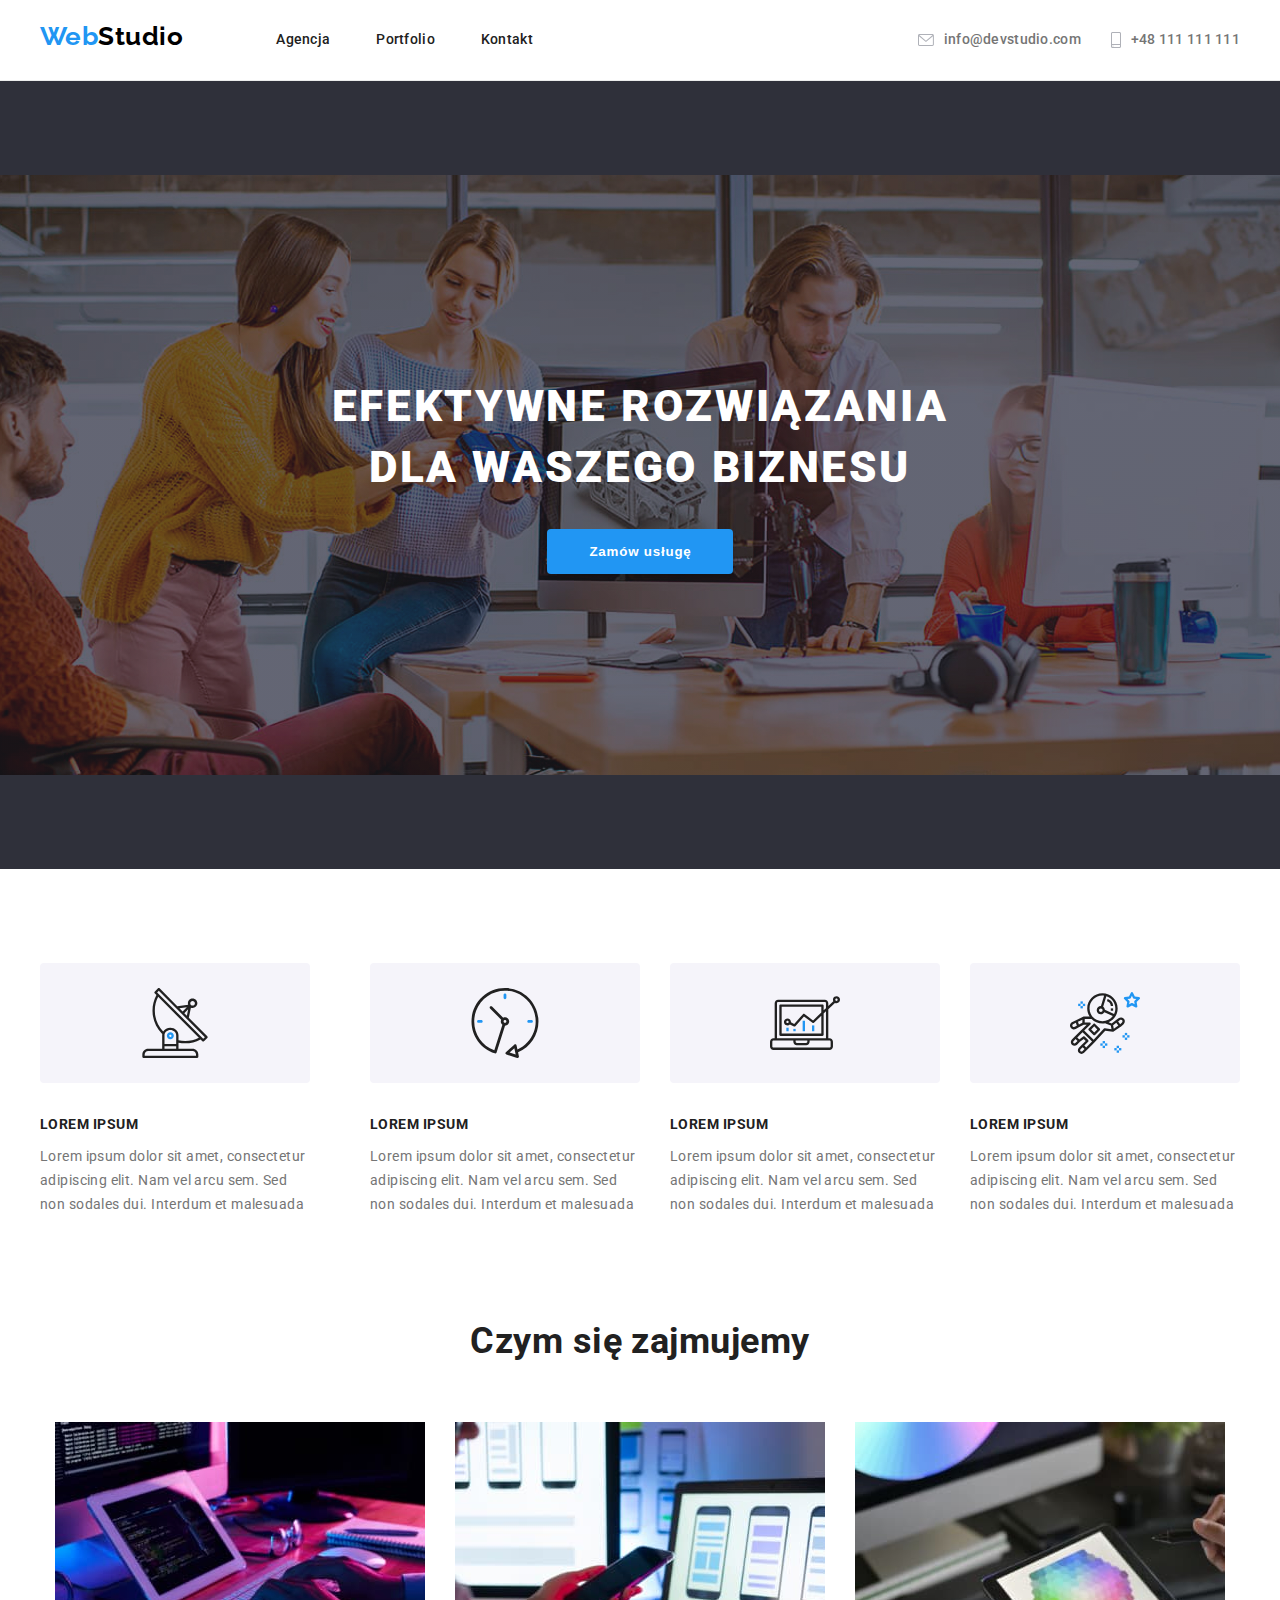
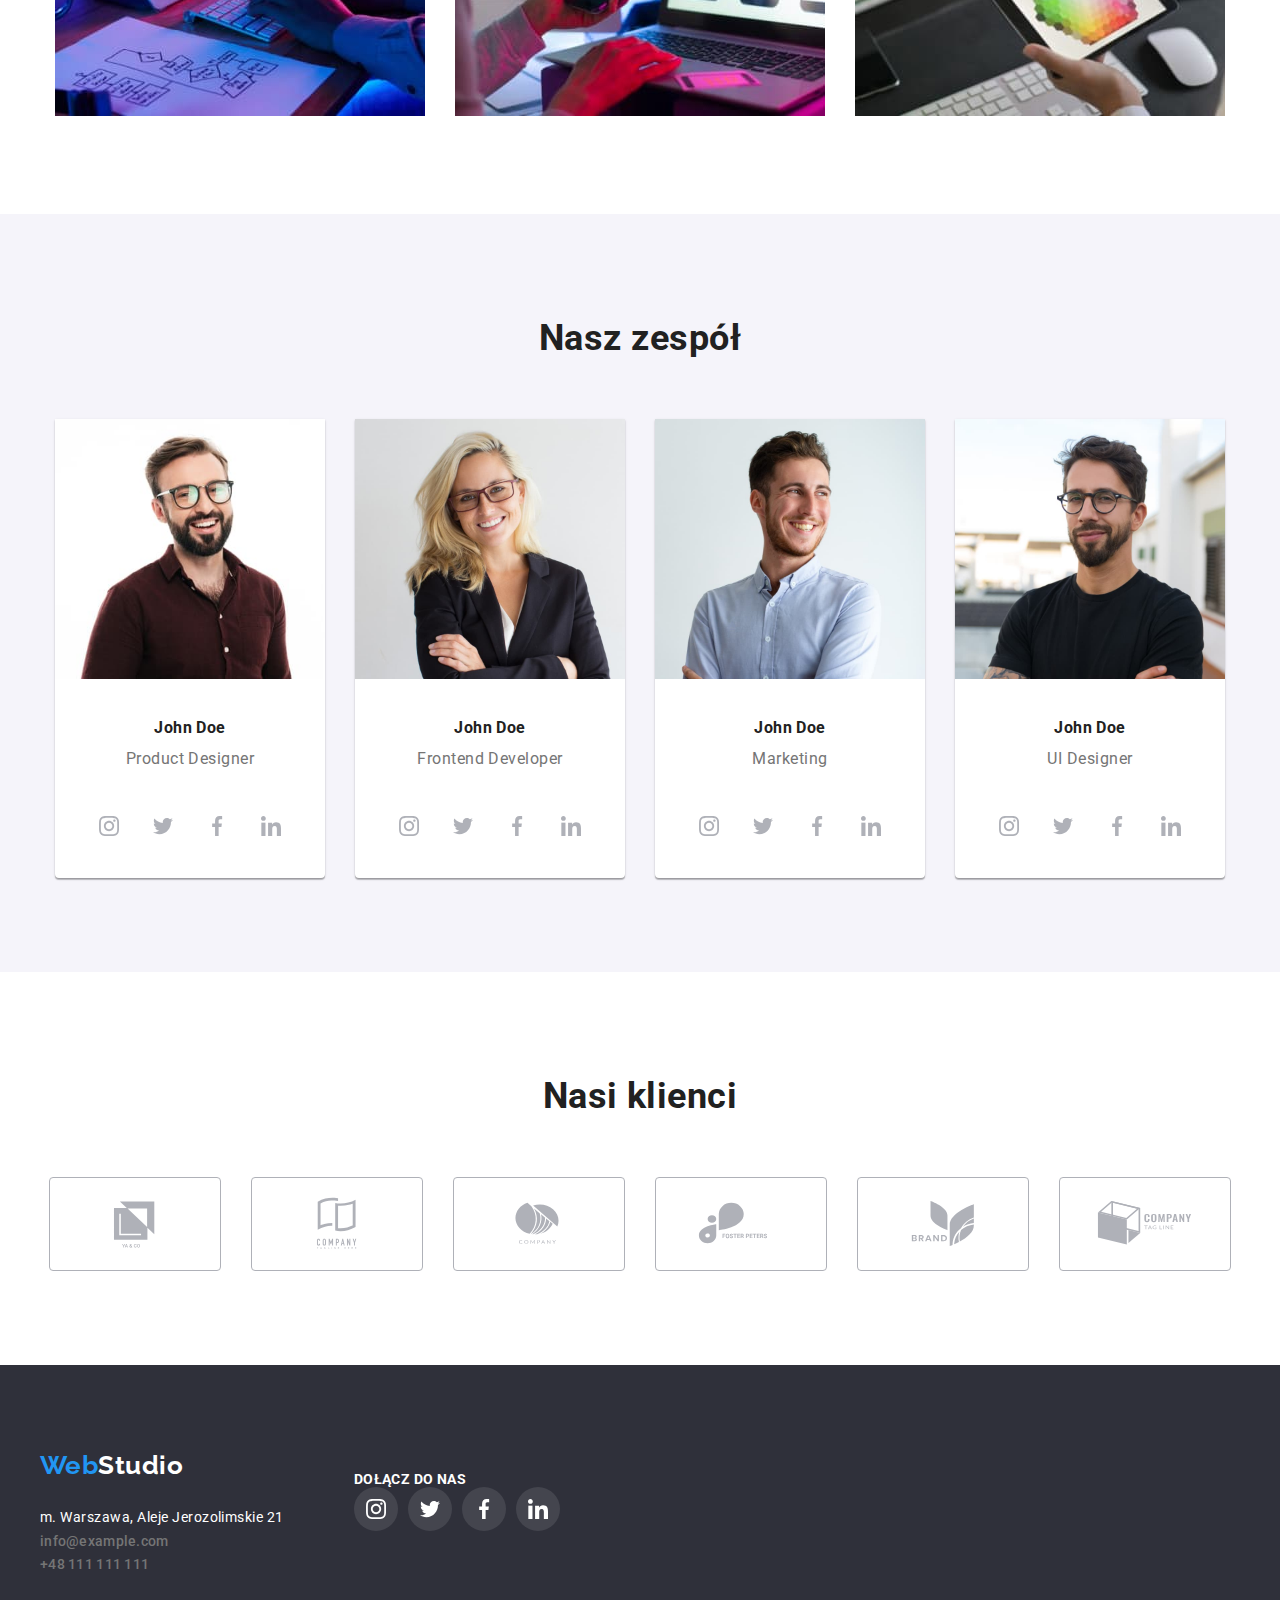
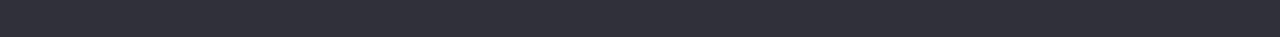
<file: index.html>
<!DOCTYPE html>
<html lang="pl">
  <head>
    <meta charset="UTF-8" />
    <meta http-equiv="X-UA-Compatible" content="IE=edge" />
    <meta name="viewport" content="width=device-width, initial-scale=1.0" />
    <title>WebStudio</title>
    <link rel="preconnect" href="https://fonts.googleapis.com" />
    <link rel="preconnect" href="https://fonts.gstatic.com" crossorigin />
    <link
      href="https://fonts.googleapis.com/css2?family=Montserrat:wght@400;700&family=Raleway:wght@700&family=Roboto:wght@400;500;700;900&display=swap"
      rel="stylesheet"
    />
    <link
      rel="stylesheet"
      href="https://cdnjs.cloudflare.com/ajax/libs/modern-normalize/1.1.0/modern-normalize.min.css"
      integrity="sha512-wpPYUAdjBVSE4KJnH1VR1HeZfpl1ub8YT/NKx4PuQ5NmX2tKuGu6U/JRp5y+Y8XG2tV+wKQpNHVUX03MfMFn9Q=="
      crossorigin="anonymous"
      referrerpolicy="no-referrer"
    />
    <link href="css/styles.css" rel="stylesheet" />
  </head>
  <body>
    <header>
      <div class="container header-container">
        <nav class="navi1">
          <a class="header-style" href="index.html"><span class="blue-logo">Web</span>Studio</a>
          <ul class="navigation">
            <li class="navigation-item">
              <a href="index.html" class="black-header">Agencja</a>
            </li>
            <li>
              <a href="portfolio.html" class="black-header">Portfolio</a>
            </li>
            <li>
              <a href="#" class="black-header">Kontakt</a>
            </li>
          </ul>
        </nav>
        <ul class="header-contact">
          <li class="header-contact-color">
            <a href="mailto:info@devstudio.com" class="address">
              <svg width="16" height="12">
                <use href="./images/icons.svg#icon-envelope"></use>
              </svg>
              info@devstudio.com</a
            >
          </li>
          <li class="header-contact-color">
            <a href="tel:+48111111111" class="address"
              ><svg width="10" height="16">
                <use href="./images/icons.svg#icon-smartphone"></use>
              </svg>
              +48 111 111 111</a
            >
          </li>
        </ul>
      </div>
    </header>
    <main>
      <section class="backgroud">
        <div class="big-container container section">
          <h1 class="big-text">EFEKTYWNE ROZWIĄZANIA DLA WASZEGO BIZNESU</h1>
          <button type="button" class="first-button">Zamów usługę</button>
        </div>
      </section>
      <section class="section">
        <ul class="lorem-list container">
          <li class="lorem-item">
            <div class="advantages-icon">
              <svg width="70" height="70">
                <use href="./images/icons.svg#icon-antenna"></use>
              </svg>
            </div>
            <h3 class="lorem-ipsum">LOREM IPSUM</h3>
            <p class="lorem-text">
              Lorem ipsum dolor sit amet, consectetur adipiscing elit. Nam vel arcu sem. Sed non
              sodales dui. Interdum et malesuada
            </p>
          </li>
          <li class="lorem-item"></li>
          <li class="advantages-item">
            <div class="advantages-icon">
              <svg width="70" height="70">
                <use href="./images/icons.svg#icon-clock"></use>
              </svg>
            </div>
            <h3 class="lorem-ipsum">LOREM IPSUM</h3>
            <p class="lorem-text">
              Lorem ipsum dolor sit amet, consectetur adipiscing elit. Nam vel arcu sem. Sed non
              sodales dui. Interdum et malesuada
            </p>
          </li>
          <li class="lorem-item">
            <div class="advantages-icon">
              <svg width="70" height="70">
                <use href="./images/icons.svg#icon-diagram"></use>
              </svg>
            </div>
            <h3 class="lorem-ipsum">LOREM IPSUM</h3>
            <p class="lorem-text">
              Lorem ipsum dolor sit amet, consectetur adipiscing elit. Nam vel arcu sem. Sed non
              sodales dui. Interdum et malesuada
            </p>
          </li>
          <li class="lorem-item">
            <div class="advantages-icon">
              <svg width="70" height="70">
                <use href="./images/icons.svg#icon-astronaut"></use>
              </svg>
            </div>
            <h3 class="lorem-ipsum">LOREM IPSUM</h3>
            <p class="lorem-text">
              Lorem ipsum dolor sit amet, consectetur adipiscing elit. Nam vel arcu sem. Sed non
              sodales dui. Interdum et malesuada
            </p>
          </li>
        </ul>
        <section>
          <h2 class="first-header">Czym się zajmujemy</h2>
          <ul class="job-list container">
            <li><img alt="Programowanie" width="370" height="294" src="images/img1.jpg" /></li>
            <li><img alt="Aplikacje" width="370" height="294" src="images/img2.jpg" /></li>
            <li><img alt="Tablety" width="370" height="294" src="images/img3.jpg" /></li>
          </ul>
        </section>
      </section>

      <section class="squad section">
        <div class="container">
          <h2 class="second-header">Nasz zespół</h2>
          <ul class="job-list">
            <li class="squad-item">
              <figure>
                <img alt="Mężczyzna" width="270" height="260" src="images/img4.jpg" />
                <figcaption>
                  <h4 class="name">John Doe</h4>
                  <p class="position">Product Designer</p>
                  <ul class="squad-icon">
                    <li>
                      <a href="#" class="squad-icon-website"
                        ><svg width="20" height="20">
                          <use href="./images/icons.svg#icon-instagram"></use>
                        </svg>
                      </a>
                    </li>
                    <li>
                      <a href="#" class="squad-icon-website"
                        ><svg width="20" height="20">
                          <use href="./images/icons.svg#icon-twitter"></use>
                        </svg>
                      </a>
                    </li>
                    <li>
                      <a href="#" class="squad-icon-website"
                        ><svg width="20" height="20">
                          <use href="./images/icons.svg#icon-facebook"></use>
                        </svg>
                      </a>
                    </li>

                    <li>
                      <a href="#" class="squad-icon-website"
                        ><svg width="20" height="20">
                          <use href="./images/icons.svg#icon-linkedin"></use>
                        </svg>
                      </a>
                    </li>
                  </ul>
                </figcaption>
              </figure>
            </li>

            <li class="squad-item">
              <figure>
                <img alt="Kobieta" width="270" height="260" src="images/img5.jpg" />
                <figcaption>
                  <h4 class="name">John Doe</h4>
                  <p class="position">Frontend Developer</p>
                  <ul class="squad-icon">
                    <li>
                      <a href="#" class="squad-icon-website"
                        ><svg width="20" height="20">
                          <use href="./images/icons.svg#icon-instagram"></use>
                        </svg>
                      </a>
                    </li>
                    <li>
                      <a href="#" class="squad-icon-website"
                        ><svg width="20" height="20">
                          <use href="./images/icons.svg#icon-twitter"></use>
                        </svg>
                      </a>
                    </li>
                    <li>
                      <a href="#" class="squad-icon-website"
                        ><svg width="20" height="20">
                          <use href="./images/icons.svg#icon-facebook"></use>
                        </svg>
                      </a>
                    </li>

                    <li>
                      <a href="#" class="squad-icon-website"
                        ><svg width="20" height="20">
                          <use href="./images/icons.svg#icon-linkedin"></use>
                        </svg>
                      </a>
                    </li>
                  </ul>
                </figcaption>
              </figure>
            </li>

            <li class="squad-item">
              <figure>
                <img alt="Mężczyzna" width="270" height="260" src="images/img6.jpg" />
                <figcaption>
                  <h4 class="name">John Doe</h4>
                  <p class="position">Marketing</p>
                  <ul class="squad-icon">
                    <li>
                      <a href="#" class="squad-icon-website"
                        ><svg width="20" height="20">
                          <use href="./images/icons.svg#icon-instagram"></use>
                        </svg>
                      </a>
                    </li>
                    <li>
                      <a href="#" class="squad-icon-website"
                        ><svg width="20" height="20">
                          <use href="./images/icons.svg#icon-twitter"></use>
                        </svg>
                      </a>
                    </li>
                    <li>
                      <a href="#" class="squad-icon-website"
                        ><svg width="20" height="20">
                          <use href="./images/icons.svg#icon-facebook"></use>
                        </svg>
                      </a>
                    </li>

                    <li>
                      <a href="#" class="squad-icon-website"
                        ><svg width="20" height="20">
                          <use href="./images/icons.svg#icon-linkedin"></use>
                        </svg>
                      </a>
                    </li>
                  </ul>
                </figcaption>
              </figure>
            </li>

            <li class="squad-item">
              <figure>
                <img alt="Mężczyzna" width="270" height="260" src="images/img7.jpg" />
                <figcaption>
                  <h4 class="name">John Doe</h4>
                  <p class="position">UI Designer</p>
                  <ul class="squad-icon">
                    <li>
                      <a href="#" class="squad-icon-website"
                        ><svg width="20" height="20">
                          <use href="./images/icons.svg#icon-instagram"></use>
                        </svg>
                      </a>
                    </li>
                    <li>
                      <a href="#" class="squad-icon-website"
                        ><svg width="20" height="20">
                          <use href="./images/icons.svg#icon-twitter"></use>
                        </svg>
                      </a>
                    </li>
                    <li>
                      <a href="#" class="squad-icon-website"
                        ><svg width="20" height="20">
                          <use href="./images/icons.svg#icon-facebook"></use>
                        </svg>
                      </a>
                    </li>

                    <li>
                      <a href="#" class="squad-icon-website"
                        ><svg width="20" height="20">
                          <use href="./images/icons.svg#icon-linkedin"></use>
                        </svg>
                      </a>
                    </li>
                  </ul>
                </figcaption>
              </figure>
            </li>
          </ul>
        </div>
      </section>
      <section class="container">
        <h2 class="our-customers">Nasi klienci</h2>
        <ul class="clients-list">
          <li>
            <a href="#" class="clients-logo"
              ><svg width="106" height="60">
                <use href="./images/icons.svg#icon-company_yaco"></use>
              </svg>
            </a>
          </li>
          <li>
            <a href="#" class="clients-logo"
              ><svg width="106" height="60">
                <use href="./images/icons.svg#icon-company_tagline_here"></use>
              </svg>
            </a>
          </li>
          <li>
            <a href="#" class="clients-logo">
              <svg width="106" height="60">
                <use href="./images/icons.svg#icon-company_noname"></use>
              </svg>
            </a>
          </li>
          <li>
            <a href="#" class="clients-logo">
              <svg width="106" height="60">
                <use href="./images/icons.svg#icon-company_forster_peters"></use>
              </svg>
            </a>
          </li>
          <li>
            <a href="#" class="clients-logo">
              <svg width="106" height="60">
                <use href="./images/icons.svg#icon-company_brand"></use>
              </svg>
            </a>
          </li>
          <li>
            <a href="#" class="clients-logo">
              <svg width="106" height="60">
                <use href="./images/icons.svg#icon-company_tag_line"></use>
              </svg>
            </a>
          </li>
        </ul>
      </section>
    </main>
    <footer class="footer-backgroud">
      <div class="container footer-container">
        <div>
          <a class="footer-style" href="index.html"><span class="blue-logo">Web</span>Studio</a>
          <address>
            <ul>
              <li>
                <p class="footer-adress">m. Warszawa, Aleje Jerozolimskie 21</p>
              </li>
              <li><a class="footer-telmail" href="mailto:info@example.com">info@example.com</a></li>
              <li><a class="footer-telmail" href="tel:+48111111111">+48 111 111 111</a></li>
            </ul>
          </address>
        </div>
        <div class="footer-container-social">
          <h4 class="footer-container-social-title">Dołącz do nas</h4>
          <ul class="footer-container-social-list">
            <li>
              <a href="#" class="footer-container-social-item">
                <svg width="20" height="20">
                  <use href="./images/icons.svg#icon-instagram"></use>
                </svg>
              </a>
            </li>
            <li>
              <a href="#" class="footer-container-social-item">
                <svg width="20" height="20">
                  <use href="./images/icons.svg#icon-twitter"></use>
                </svg>
              </a>
            </li>
            <li>
              <a href="#" class="footer-container-social-item">
                <svg width="20" height="20">
                  <use href="./images/icons.svg#icon-facebook"></use>
                </svg>
              </a>
            </li>
            <li>
              <a href="#" class="footer-container-social-item">
                <svg width="20" height="20">
                  <use href="./images/icons.svg#icon-linkedin"></use>
                </svg>
              </a>
            </li>
          </ul>
        </div>
      </div>
    </footer>
  </body>
</html>
</file>
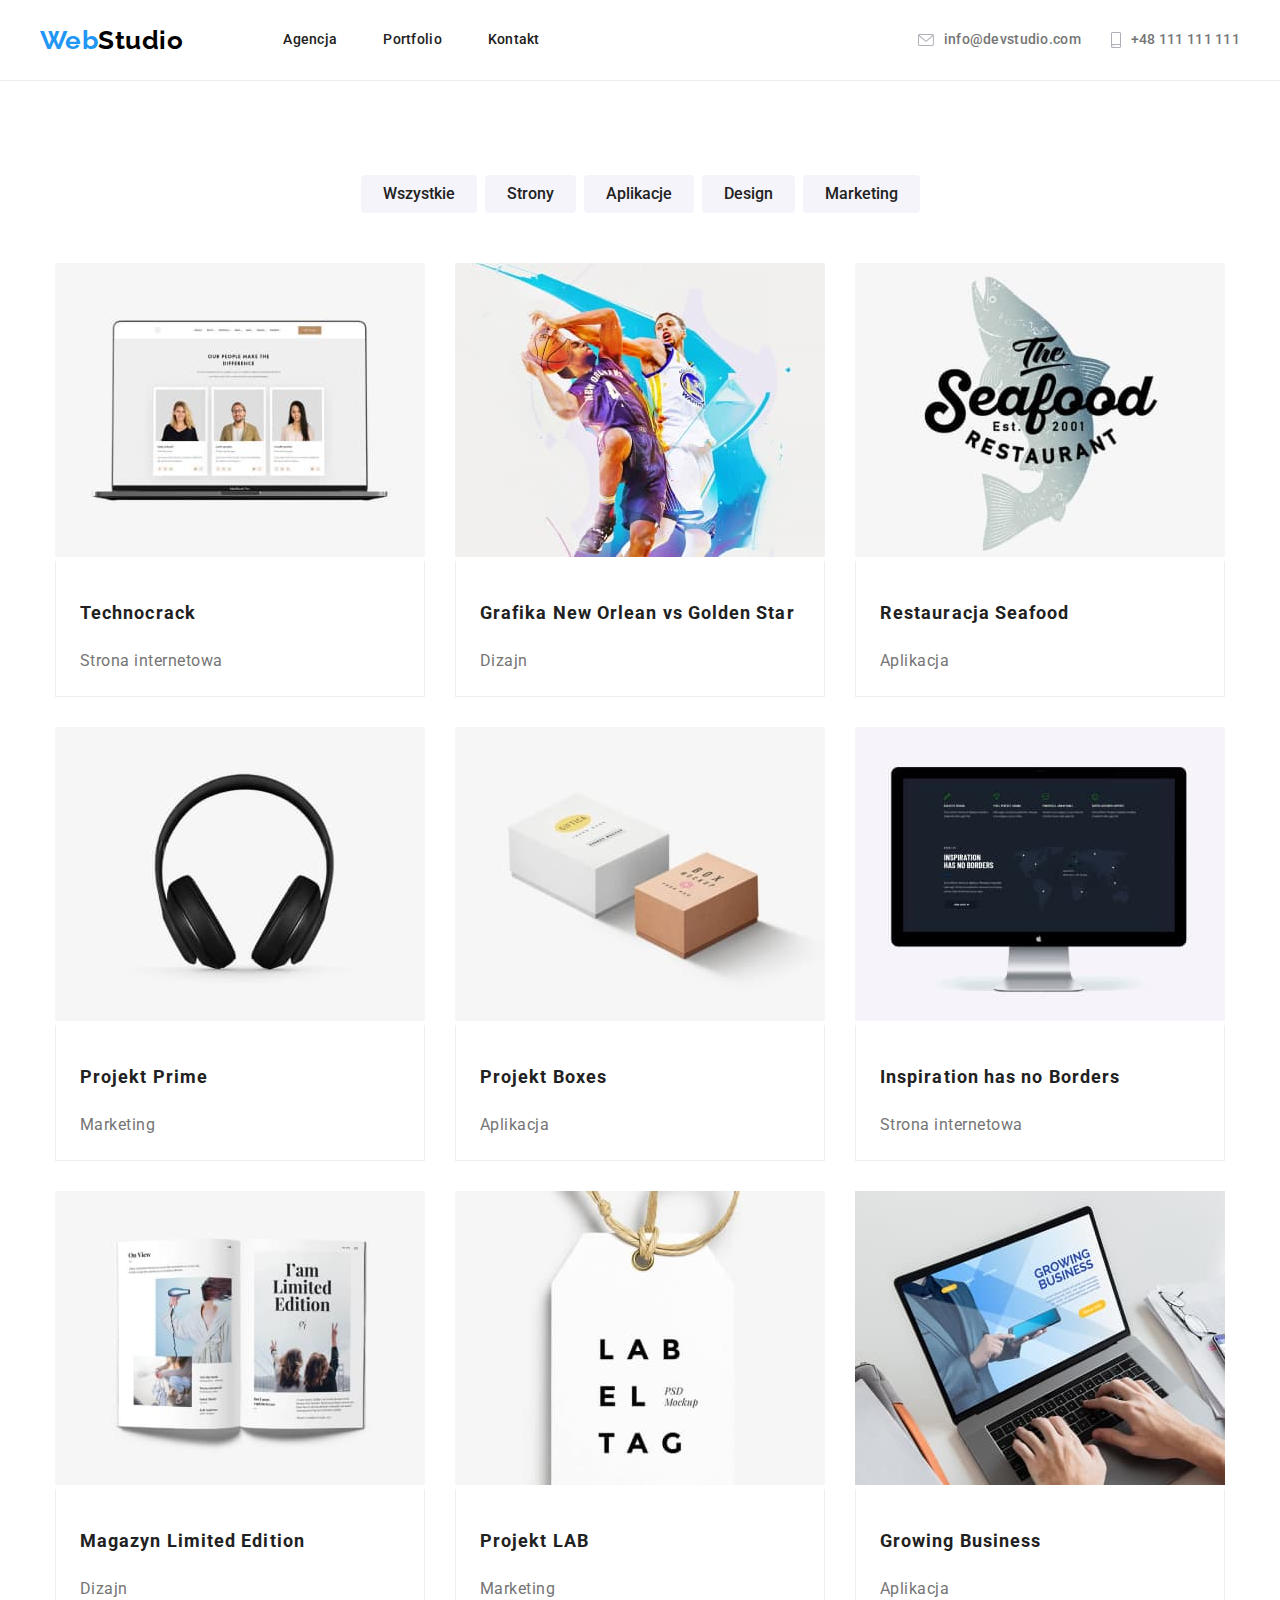
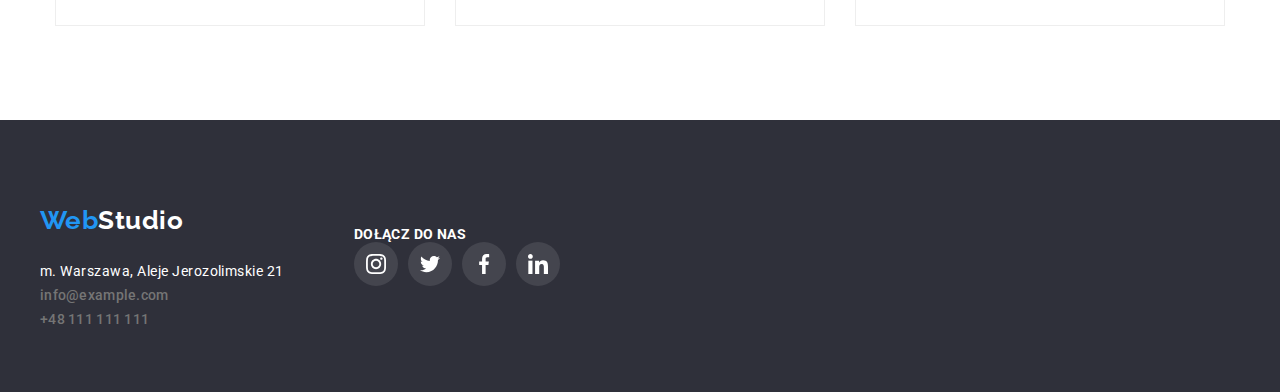
<file: portfolio.html>
<!DOCTYPE html>
<html lang="pl">
  <head>
    <meta charset="UTF-8" />
    <meta http-equiv="X-UA-Compatible" content="IE=edge" />
    <meta name="viewport" content="width=device-width, initial-scale=1.0" />
    <title>Portfolio</title>
    <link href="css/styles.css" rel="stylesheet" />
    <link rel="preconnect" href="https://fonts.googleapis.com" />
    <link rel="preconnect" href="https://fonts.gstatic.com" crossorigin />
    <link
      href="https://fonts.googleapis.com/css2?family=Montserrat:wght@400;700&family=Raleway:wght@700&family=Roboto:wght@400;500;700;900&display=swap"
      rel="stylesheet"
    />
    <link
      rel="stylesheet"
      href="https://cdnjs.cloudflare.com/ajax/libs/modern-normalize/1.1.0/modern-normalize.min.css"
      integrity="sha512-wpPYUAdjBVSE4KJnH1VR1HeZfpl1ub8YT/NKx4PuQ5NmX2tKuGu6U/JRp5y+Y8XG2tV+wKQpNHVUX03MfMFn9Q=="
      crossorigin="anonymous"
      referrerpolicy="no-referrer"
    />
    <link href="css/styles.css" rel="stylesheet" />
  </head>
  <body>
    <header>
      <div class="container header-container">
        <a class="header-style" href="index.html"><span class="blue-logo">Web</span>Studio</a>
        <nav>
          <ul class="navigation">
            <li class="navigation-item">
              <a href="index.html" class="black-header">Agencja</a>
            </li>
            <li>
              <a href="portfolio.html" class="black-header">Portfolio</a>
            </li>
            <li>
              <a href="#" class="black-header">Kontakt</a>
            </li>
          </ul>
        </nav>
        <ul class="header-contact">
          <li class="header-contact-color">
            <a href="mailto:info@devstudio.com" class="address">
              <svg width="16" height="12">
                <use href="./images/icons.svg#icon-envelope"></use>
              </svg>
              info@devstudio.com</a
            >
          </li>
          <li class="header-contact-color">
            <a href="tel:+48111111111" class="address"
              ><svg width="10" height="16">
                <use href="./images/icons.svg#icon-smartphone"></use>
              </svg>
              +48 111 111 111</a
            >
          </li>
        </ul>
      </div>
    </header>
    <main>
      <div class="container">
        <section class="section">
          <ul class="menu">
            <li><button class="second-button" type="button">Wszystkie</button></li>
            <li><button class="second-button" type="button">Strony</button></li>
            <li><button class="second-button" type="button">Aplikacje</button></li>
            <li><button class="second-button" type="button">Design</button></li>
            <li><button class="second-button" type="button">Marketing</button></li>
          </ul>
          <ul class="project">
            <li class="shadow">
              <figure>
                <img alt="laptop" width="370" height="294" src="images/img8.jpg" />
                <figcaption class="project-description">
                  <h4 class="customers">Technocrack</h4>
                  <p class="project-type">Strona internetowa</p>
                </figcaption>
              </figure>
            </li>

            <li class="shadow">
              <figure>
                <img alt="koszykarze" width="370" height="294" src="images/img9.jpg" />
                <figcaption class="project-description">
                  <h4 class="customers">Grafika New Orlean vs Golden Star</h4>
                  <p class="project-type">Dizajn</p>
                </figcaption>
              </figure>
            </li>

            <li class="shadow">
              <figure>
                <img alt="logo restauracji" width="370" height="294" src="images/img10.jpg" />
                <figcaption class="project-description">
                  <h4 class="customers">Restauracja Seafood</h4>
                  <p class="project-type">Aplikacja</p>
                </figcaption>
              </figure>
            </li>

            <li class="shadow">
              <figure>
                <img alt="słuchawki" width="370" height="294" src="images/img11.jpg" />
                <figcaption class="project-description">
                  <h4 class="customers">Projekt Prime</h4>
                  <p class="project-type">Marketing</p>
                </figcaption>
              </figure>
            </li>

            <li class="shadow">
              <figure>
                <img alt="pudełka" width="370" height="294" src="images/img12.jpg" />
                <figcaption class="project-description">
                  <h4 class="customers">Projekt Boxes</h4>
                  <p class="project-type">Aplikacja</p>
                </figcaption>
              </figure>
            </li>

            <li class="shadow">
              <figure>
                <img alt="monitor" width="370" height="294" src="images/img13.jpg" />
                <figcaption class="project-description">
                  <h4 class="customers">Inspiration has no Borders</h4>
                  <p class="project-type">Strona internetowa</p>
                </figcaption>
              </figure>
            </li>

            <li class="shadow">
              <figure>
                <img alt="magazyn" width="370" height="294" src="images/img14.jpg" />
                <figcaption class="project-description">
                  <h4 class="customers">Magazyn Limited Edition</h4>
                  <p class="project-type">Dizajn</p>
                </figcaption>
              </figure>
            </li>

            <li class="shadow">
              <figure>
                <img alt="etykieta" width="370" height="294" src="images/img15.jpg" />
                <figcaption class="project-description">
                  <h4 class="customers">Projekt LAB</h4>
                  <p class="project-type">Marketing</p>
                </figcaption>
              </figure>
            </li>

            <li class="shadow">
              <figure>
                <img alt="laptop" width="370" height="294" src="images/img16.jpg" />
                <figcaption class="project-description">
                  <h4 class="customers">Growing Business</h4>
                  <p class="project-type">Aplikacja</p>
                </figcaption>
              </figure>
            </li>
          </ul>
        </section>
      </div>
    </main>
    <footer class="footer-backgroud">
      <div class="container footer-container">
        <div>
          <a class="footer-style" href="index.html"><span class="blue-logo">Web</span>Studio</a>
          <address>
            <ul>
              <li>
                <p class="footer-adress">m. Warszawa, Aleje Jerozolimskie 21</p>
              </li>
              <li><a class="footer-telmail" href="mailto:info@example.com">info@example.com</a></li>
              <li><a class="footer-telmail" href="tel:+48111111111">+48 111 111 111</a></li>
            </ul>
          </address>
        </div>
        <div class="footer-container-social">
          <h4 class="footer-container-social-title">Dołącz do nas</h4>
          <ul class="footer-container-social-list">
            <li>
              <a href="#" class="footer-container-social-item">
                <svg width="20" height="20">
                  <use href="./images/icons.svg#icon-instagram"></use>
                </svg>
              </a>
            </li>
            <li>
              <a href="#" class="footer-container-social-item">
                <svg width="20" height="20">
                  <use href="./images/icons.svg#icon-twitter"></use>
                </svg>
              </a>
            </li>
            <li>
              <a href="#" class="footer-container-social-item">
                <svg width="20" height="20">
                  <use href="./images/icons.svg#icon-facebook"></use>
                </svg>
              </a>
            </li>
            <li>
              <a href="#" class="footer-container-social-item">
                <svg width="20" height="20">
                  <use href="./images/icons.svg#icon-linkedin"></use>
                </svg>
              </a>
            </li>
          </ul>
        </div>
      </div>
    </footer>
  </body>
</html>
</file>
<file: css/styles.css>
:root {
  --text-color: #000000;
  --first-color: #ffffff;
  --second-color: #2196f3;
  --secon-black: #212121;
  --color-grey: #757575;
  --color-header-line: rgba(236, 236, 236, 1);
  --color-border-line: #eeeeee;
  --font-primary: 'Roboto', sans-serif;
  --font-secondary: 'Raleway';
  --color-background-squad: #f5f4fa;
  --icon-color: #afb1b8;
}

* {
  margin: 0;
  padding: 0;
}

body {
  font-family: var(--font-primary);
  letter-spacing: 0.03em;
}
a {
  text-decoration: none;
}
ul {
  list-style-type: none;
}
button {
  cursor: pointer;
}
.backgroud {
  background-color: #2f303a;
  background-image: linear-gradient(rgba(47, 48, 58, 0.4), rgba(47, 48, 58, 0.4)),
    url(../images/img17.jpg);
  background-repeat: no-repeat;
  background-position: 50% 50%;
}
.address,
.black-header {
  font-weight: 500;
  font-size: 14px;
  line-height: 1.7;
  letter-spacing: 0.02em;
  font-style: normal;
  color: var(--color-grey);
  display: flex;
  align-items: center;
  gap: 10px;
}
.address {
  color: var(--color-grey);
}
.address:hover,
.address:focus {
  color: var(--second-color);
}
.black-header {
  color: var(--secon-black);
}
.black-header:hover,
.black-header:focus {
  color: var(--second-color);
}
.section {
  padding: 94px 0;
}
.first-header {
  font-weight: 700;
  font-size: 36px;
  line-height: 1.7;
  text-align: center;
  color: var(--secon-black);
  margin-bottom: 50px;
}

.second-header {
  font-weight: 700;
  font-size: 36px;
  line-height: 1.7;
  text-align: center;
  color: var(--secon-black);
  padding-bottom: 50px;
}
.header-style,
.footer-style {
  font-family: var(--font-secondary);
  font-weight: 700;
  font-size: 26px;
  line-height: 3.1;
}
.header-style {
  color: var(--text-color);
}
.header-contact {
  display: flex;
  gap: 30px;
}

.header-contact-color {
  fill: var(--icon-color);
}

.header-contact-color:is(:hover, :focus) {
  fill: var(--second-color);
}
.blue-logo {
  color: var(--second-color);
}
.big-text {
  font-weight: 900;
  font-size: 44px;
  line-height: 1.4;
  letter-spacing: 0.06em;
  text-transform: uppercase;
  color: var(--first-color);
  text-align: center;
  margin-top: 200px;
  width: 696px;
}
.lorem-ipsum {
  font-weight: 700;
  font-size: 14px;
  line-height: 1.6;
  text-transform: uppercase;
  color: var(--secon-black);
  margin-bottom: 10px;
}
.lorem-text {
  font-size: 14px;
  line-height: 1.7;
  color: var(--color-grey);
  letter-spacing: 0.03em;
}
.name,
.position {
  line-height: 1.9;
  text-align: center;
}
.name {
  color: var(--secon-black);
  text-align: center;
  padding-top: 30px;
}
.navi1 {
  display: flex;
}
.position {
  color: var(--color-grey);
  padding-bottom: 30px;
}
.customers {
  font-weight: 700;
  font-size: 18px;
  line-height: 3.6;
  letter-spacing: 0.06em;
  color: var(--secon-black);
}
.project-type {
  color: var(--color-grey);
  line-height: 1.9;
}
.first-button {
  background: var(--second-color);
  box-shadow: 0px 4px 4px rgba(0, 0, 0, 0.15);
  color: var(--first-color);
  font-weight: 700;
  line-height: 1.9;
  letter-spacing: 0.06em;
  padding: 10px 41px 10px 42px;
  margin-bottom: 200px;
  border: none;
  border-radius: 4px;
}
.second-button {
  background: #f5f4fa;
  border: none;
  border-radius: 4px;
  font-family: 'Roboto';
  font-style: normal;
  font-weight: 500;
  font-size: 16px;
  line-height: 26px;
  color: var(--secon-black);
  padding: 6px 22px;
}
.second-button:hover,
.second-button:focus {
  background: var(--second-color);
  color: var(--first-color);
  box-shadow: 0px 3px 1px rgba(0, 0, 0, 0.1), 0px 1px 2px rgba(0, 0, 0, 0.08),
    0px 2px 2px rgba(0, 0, 0, 0.12);
  border-radius: 4px;
}
header {
  border-bottom: 1px solid var(--color-header-line);
}
.container {
  max-width: 1200px;
  width: 100%;
  margin: 0 auto;
}
.header-container {
  display: flex;
  align-items: center;
  justify-content: space-between;
  height: 80px;
}
.navigation {
  display: flex;
  gap: 46px;
  margin-right: 371px;
  padding: 32px 0;
  padding-left: 93px;
}
.big-container {
  display: flex;
  flex-direction: column;
  align-items: center;
  justify-content: center;
  gap: 30px;
  height: 600px;
}
.lorem-item {
  width: 270px;
}
.lorem-list {
  display: flex;
  gap: 30px;
  justify-content: center;
  margin-bottom: 94px;
}
.job-list {
  display: flex;
  gap: 30px;
  justify-content: center;
}
.squad {
  background: #f5f4fa;
}
.squad-item {
  background-color: var(--first-color);
  box-shadow: 0px 1px 3px rgba(0, 0, 0, 0.12), 0px 1px 1px rgba(0, 0, 0, 0.14),
    0px 2px 1px rgba(0, 0, 0, 0.2);
  border-radius: 0px 0px 4px 4px;
}
.menu {
  display: flex;
  justify-content: center;
  gap: 8px;
  margin-bottom: 50px;
}

.shadow:is(:hover, :focus) {
  box-shadow: 0px 1px 1px rgba(0, 0, 0, 0.12), 0px 4px 4px rgba(0, 0, 0, 0.06),
    1px 4px 6px rgba(0, 0, 0, 0.16);
  cursor: pointer;
}

.project {
  display: flex;
  flex-wrap: wrap;
  gap: 30px;
  justify-content: center;
  align-items: center;
}
.project-description {
  border: 1px solid var(--color-border-line);
  border-top: none;
  gap: 4px;
  padding: 20px 24px;
}

.footer-backgroud {
  background-color: #2f303a;
  display: flex;
}
.footer-style {
  color: var(--first-color);
}

.footer-container {
  padding: 60px 0;
  display: flex;
  flex-direction: row;
  align-items: center;
}

.footer-adress {
  font-style: normal;
  font-size: 14px;
  line-height: 1.7;
  color: var(--first-color);
  gap: 9px;
}
.footer-adress:hover,
.footer-adress:focus {
  color: var(--second-color);
}

.footer-telmail {
  font-weight: 500;
  font-size: 14px;
  line-height: 1.7;
  letter-spacing: 0.02em;
  font-style: normal;
  color: var(--color-grey);
  fill: var(var(--color-grey));
  display: flex;
  gap: 10px;
}

.footer-telmail:hover,
.footer-telmail:focus {
  color: var(--second-color);
}

.footer-container-social {
  flex-direction: column;
  align-items: flex-start;
  gap: 20px;
  margin-left: 70px;
}

.footer-container-social-title {
  font-family: 'Roboto';
  font-style: normal;
  font-weight: 700;
  font-size: 14px;
  line-height: 16px;
  letter-spacing: 0.03em;
  text-transform: uppercase;
  color: var(--first-color);
}

.footer-container-social-list {
  display: flex;
  justify-content: center;
  align-items: center;
  gap: 10px;
}

.footer-container-social-item {
  display: flex;
  justify-content: center;
  align-items: center;
  border-radius: 50%;
  width: 44px;
  height: 44px;
  fill: var(--first-color);
  background-color: rgba(255, 255, 255, 0.1);
}

.footer-container-social-item:is(:hover, :focus) {
  background-color: var(--second-color);
}

.advantages-icon {
  background-color: var(--color-background-squad);
  border-radius: 4px;
  display: flex;
  justify-content: center;
  align-items: center;
  padding: 25px 100px;
  margin-bottom: 30px;
}

.squad-icon {
  display: flex;
  justify-content: center;
  align-items: center;
  gap: 10px;
  padding-bottom: 30px;
  color: var(--icon-color);
}

.squad-icon-website {
  fill: var(--icon-color);
  width: 44px;
  height: 44px;
  border-radius: 50%;
  display: flex;
  justify-content: center;
  align-items: center;
  color: var(--icon-color);
}

.squad-icon-website:is(:hover, :focus) {
  fill: var(--first-color);
  background-color: var(--second-color);
}

.clients {
  font-family: 'Roboto';
  font-style: normal;
  font-weight: 700;
  font-size: 36px;
  line-height: 42px;
  text-align: center;
  letter-spacing: 0.03em;
  color: var(--secon-black);
  padding-top: 94px;
  padding-bottom: 50px;
}

.clients-list {
  display: flex;
  justify-content: center;
  align-items: center;
  gap: 30px;
  padding-bottom: 94px;
}

.clients-logo {
  display: flex;
  justify-content: center;
  align-items: center;
  border: 1px solid var(--icon-color);
  border-radius: 4px;
  width: 170px;
  height: 92px;
  fill: var(--icon-color);
}

.clients-logo:is(:hover, :focus) {
  fill: var(--second-color);
  border-color: var(--second-color);
  cursor: pointer;
}

.our-customers {
  font-weight: 700;
  font-size: 36px;
  line-height: 1.7;
  text-align: center;
  color: var(--secon-black);
  padding-bottom: 50px;
  padding-top: 94px;
}
</file>
